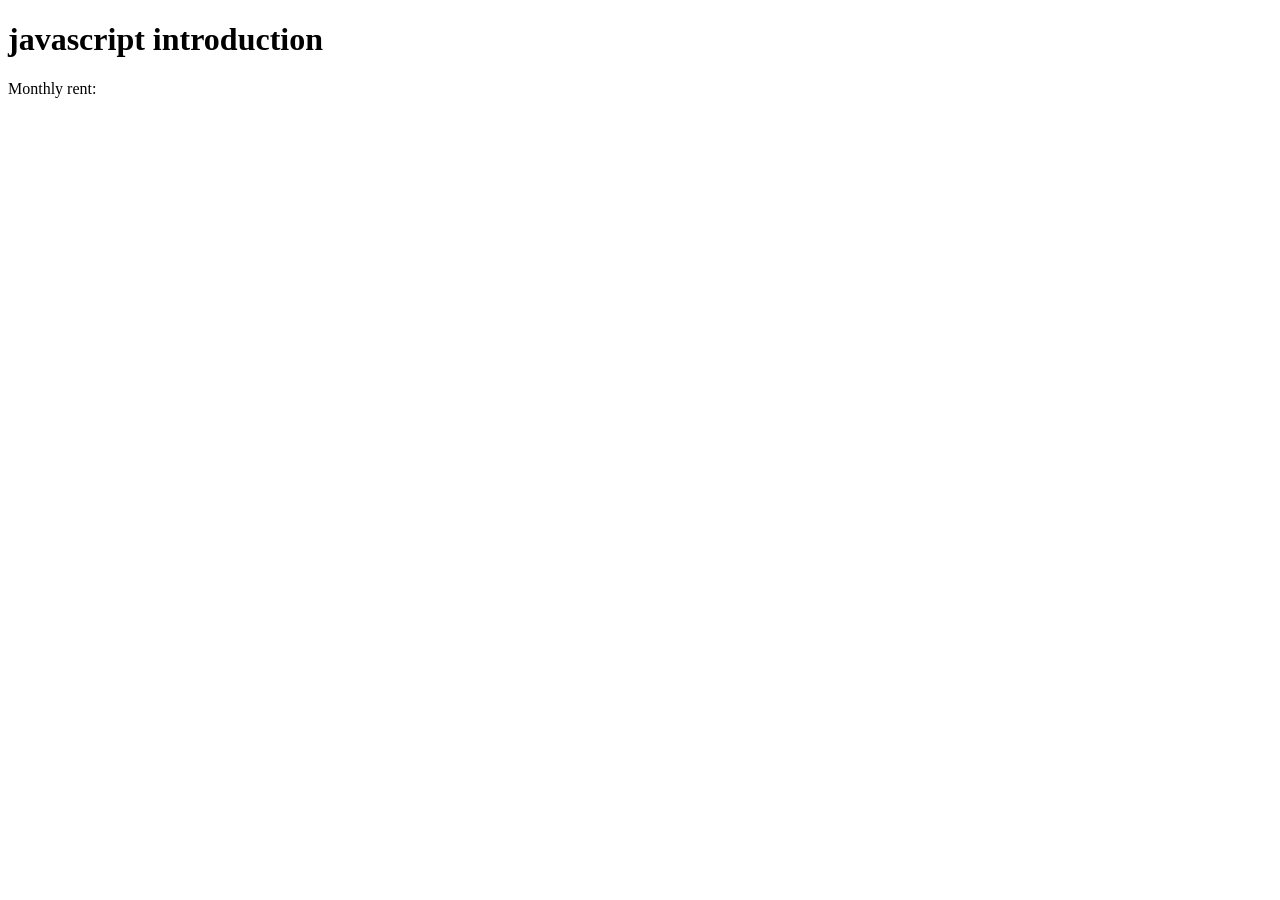
<file: class/day022-25th-may-26/index.html>
<!doctype html>
<html lang="en">
  <head>
    <meta charset="UTF-8" />
    <meta name="viewport" content="width=device-width, initial-scale=1.0" />
    <title>javascript</title>
  </head>
  <body>
    <h1>javascript introduction</h1>
    <main>
      <p>Monthly rent:</p>
      <span id="monthly-rent"></span>
    </main>
    <script src="./index.js"></script>
  </body>
</html>
</file>
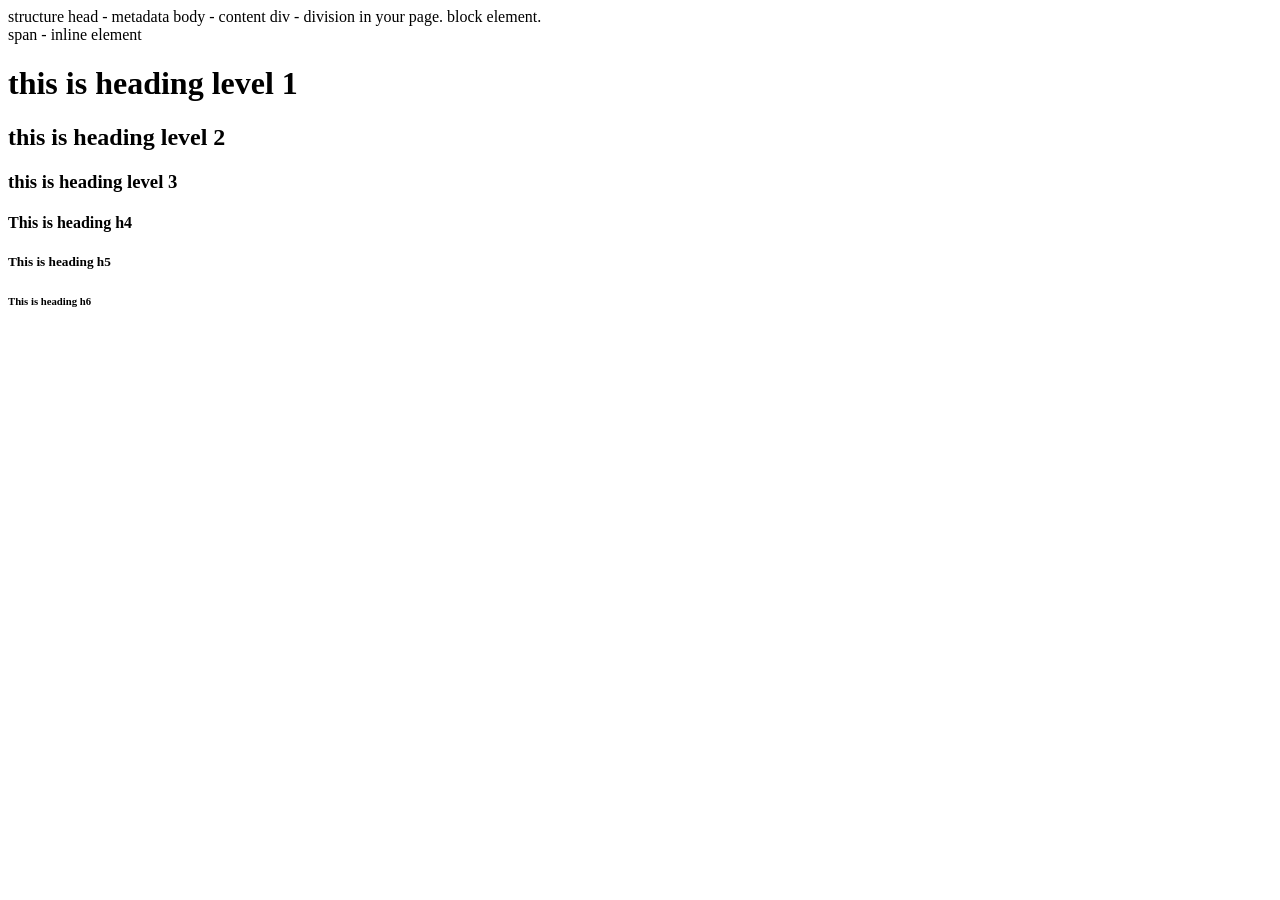
<file: class/day1-16th-april-26/index.html>
<!doctype html>
<!-- html: hypertext markup language -->
<html>
  <head> </head>
  <body>
    <div>
      structure head - metadata body - content div - division in your page.
      block element.
    </div>
    <span>span - inline element</span>

    <h1>this is heading level 1</h1>
    <h2>this is heading level 2</h2>
    <h3>this is heading level 3</h3>
    <h4>This is heading h4</h4>
    <h5>This is heading h5</h5>
    <h6>This is heading h6</h6>

    <!-- css: Cascading style sheets -->
  </body>
</html>
</file>
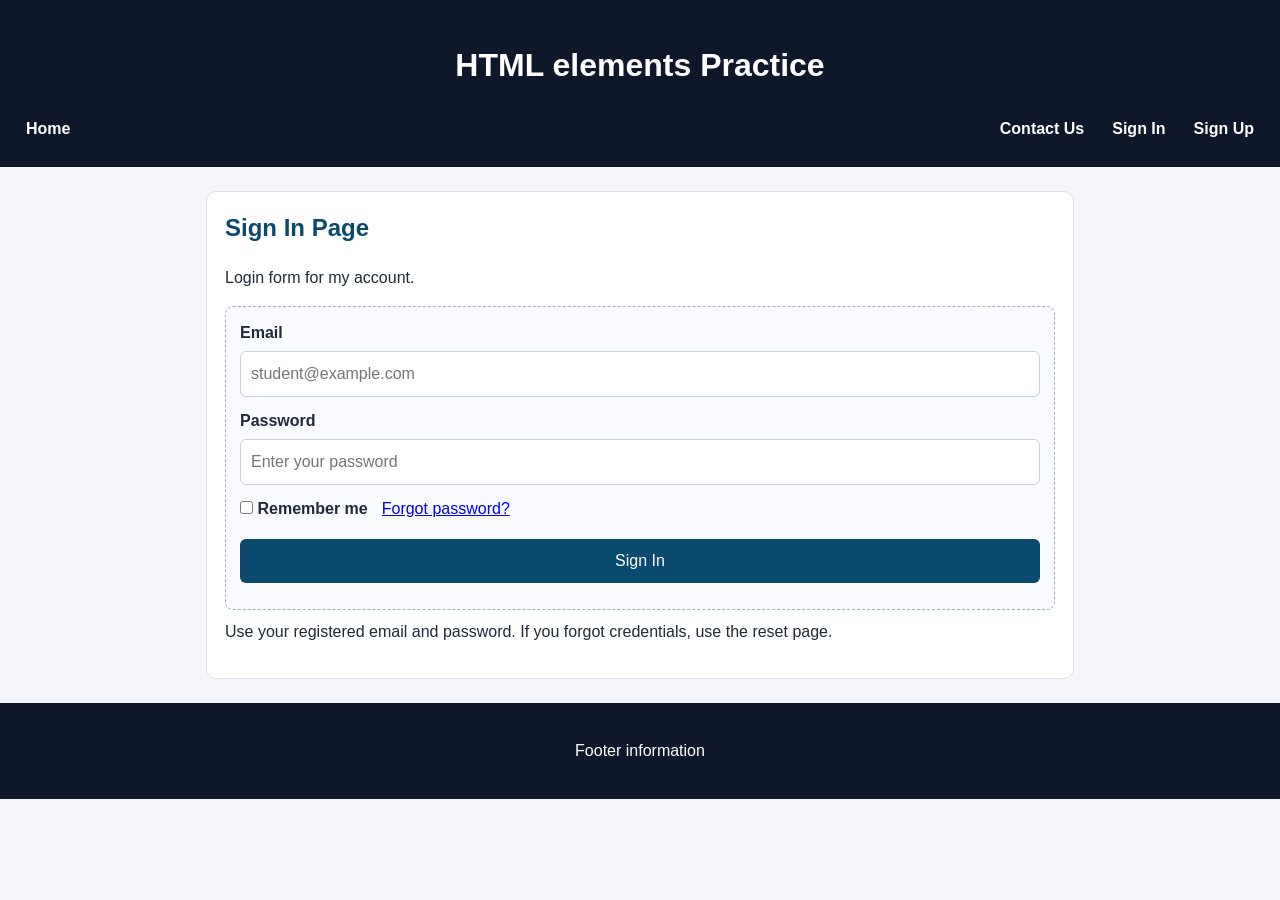
<file: projects/1. form-task-solutions/index.html>
<!doctype html>
<html lang="en">
  <head>
    <meta charset="UTF-8" />
    <meta name="viewport" content="width=device-width, initial-scale=1.0" />
    <title>html, css practice</title>
    <link rel="stylesheet" href="real-world-form-tasks-solution.css" />
  </head>
  <body>
    <header class="page-header">
      <h1>HTML elements Practice</h1>
      <nav class="main-nav" aria-label="Main navigation">
        <ul>
          <li class="nav-left"><a href="index.html">Home</a></li>
          <li><a href="#">Contact Us</a></li>
          <li><a href="index.html">Sign In</a></li>
          <li><a href="sign-up.html">Sign Up</a></li>
        </ul>
      </nav>
    </header>

    <main class="container">
      <section class="task-card" id="task-1">
        <h2>Sign In Page</h2>
        <p>Login form for my account.</p>

        <form class="form-layout" action="#" method="post">
          <label for="signin-email">Email</label>
          <input
            id="signin-email"
            type="email"
            placeholder="student@example.com"
            required
            name="my email label"
          />

          <label for="signin-password">Password</label>
          <input
            id="signin-password"
            name="signin-password"
            type="password"
            placeholder="Enter your password"
            required
          />

          <div class="inline-row">
            <label class="inline-option" for="remember-me">
              <input id="remember-me" name="remember-me" type="checkbox" />
              Remember me
            </label>
            <a href="password-reset.html">Forgot password?</a>
          </div>

          <button type="submit">Sign In</button>
        </form>

        <p class="help-text">
          Use your registered email and password. If you forgot credentials, use
          the reset page.
        </p>
      </section>
    </main>

    <footer class="page-footer">
      <p>Footer information</p>
    </footer>
  </body>
</html>
</file>
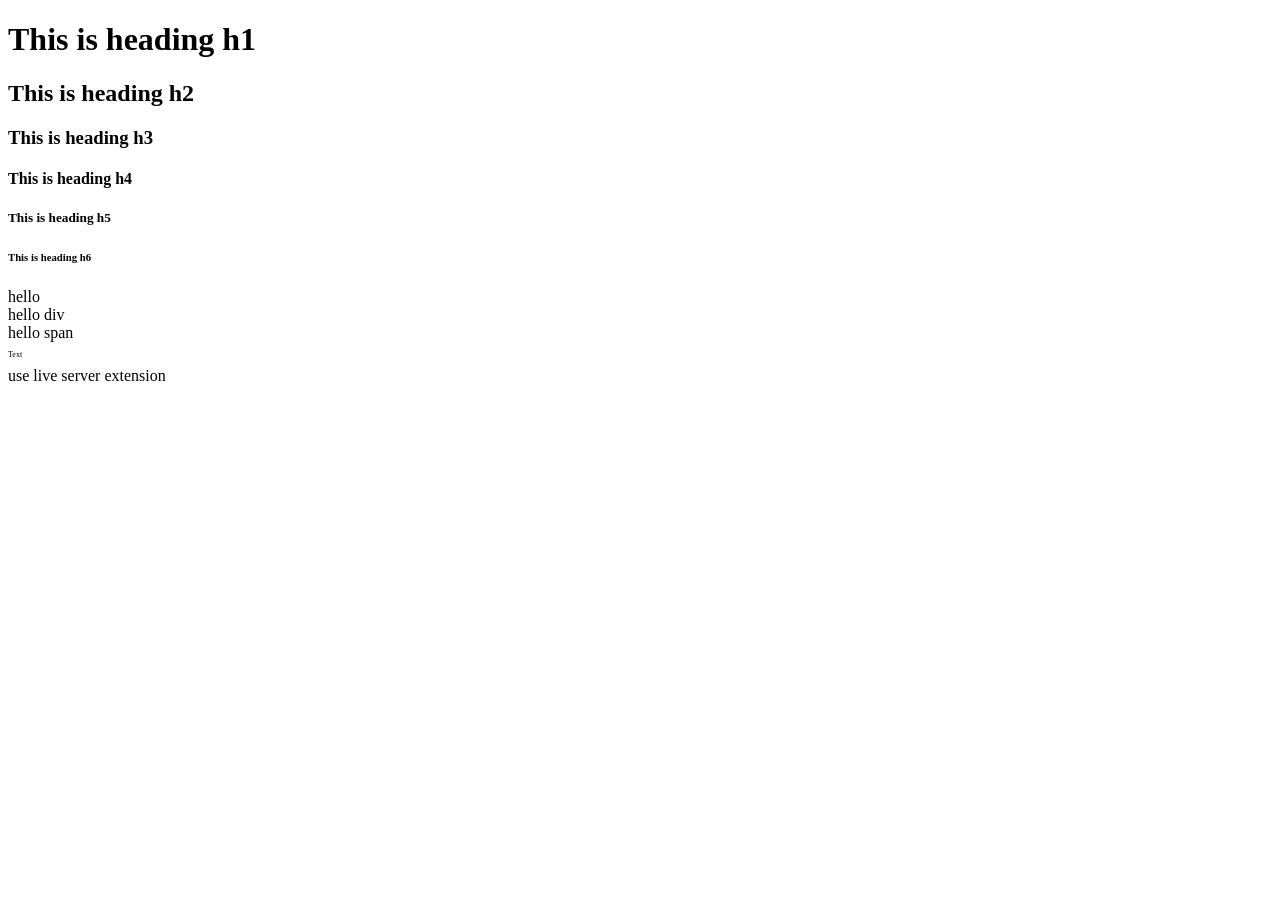
<file: class/day1-16th-april-26/tutor/index.html>
<!doctype html>

<!-- heading/title tags, close it with -->
<h1>This is heading h1</h1>
<h2>This is heading h2</h2>
<h3>This is heading h3</h3>
<h4>This is heading h4</h4>
<h5>This is heading h5</h5>
<h6>This is heading h6</h6>

<!-- invalid tag, The browser will still render the content (usually like a <div> or inline element)-->
<h7>hello</h7>
<div>hello div</div>
<span>hello span</span>
<!-- p tag with inline style -->
<p style="font-size: 0.5em">Text</p>

<!-- add doctype html to top -->
<!-- <!doctype html> -->
<!-- This document follows modern HTML standards (HTML5)
 DOCTYPE declaration ensures the browser renders the page in standards-compliant mode instead of quirks mode, providing consistent layout and behavior across browsers. 
With <!DOCTYPE html>:

Browser renders page using modern CSS & layout rules
Consistent behavior across browsers

Without it:

Browser switches to Quirks Mode (old, buggy behavior)
-->

use live server extension
</file>
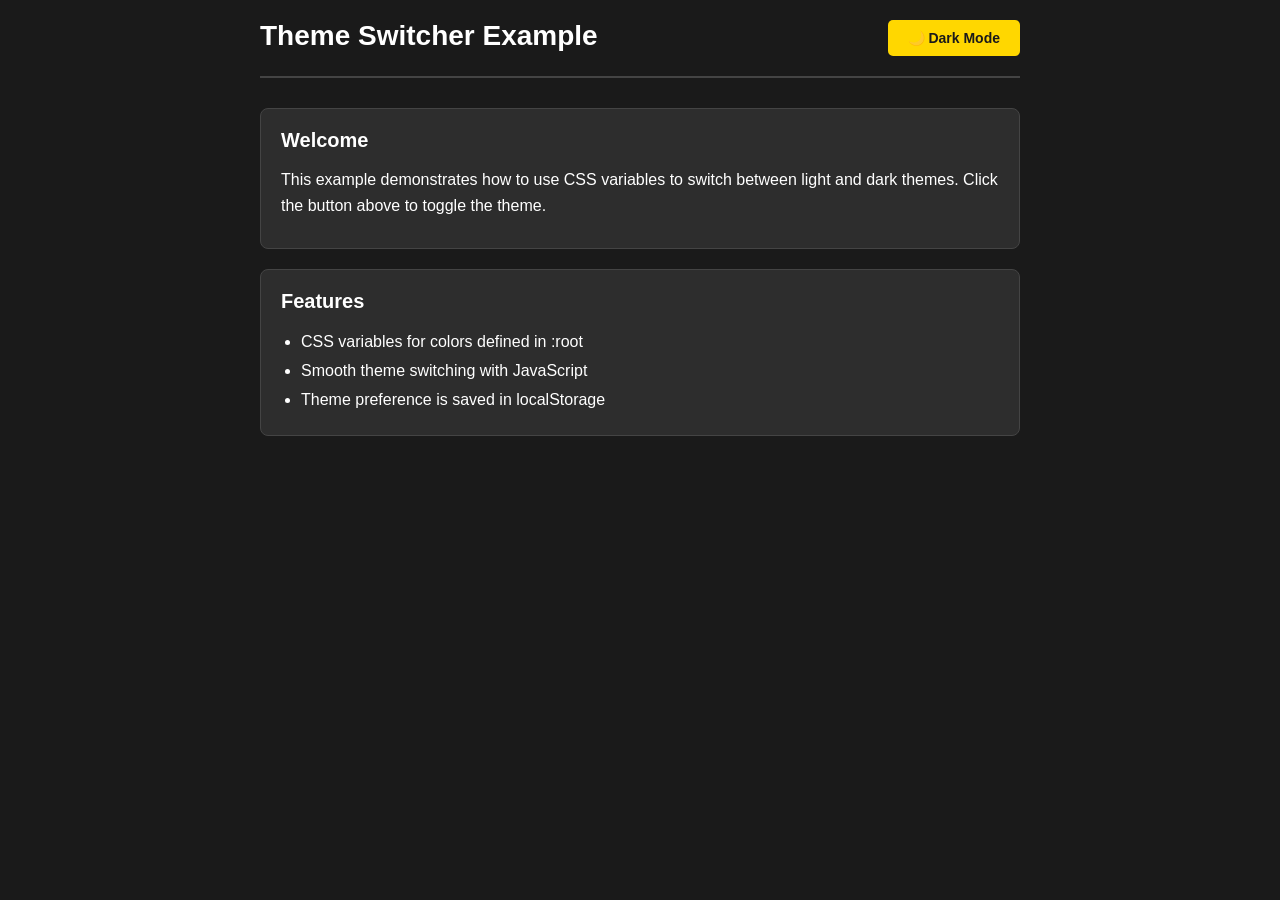
<file: class/day8-29th-April-26/theme-switcher-css/index.html>
<!doctype html>
<html lang="en">
  <head>
    <meta charset="UTF-8" />
    <meta name="viewport" content="width=device-width, initial-scale=1.0" />
    <title>Light/Dark Theme Switcher</title>
    <link rel="stylesheet" href="styles.css" />
  </head>
  <body>
    <div class="container">
      <header>
        <h1>Theme Switcher Example</h1>
        <button id="themeToggle" class="toggle-btn">🌙 Dark Mode</button>
      </header>

      <main>
        <section class="card">
          <h2>Welcome</h2>
          <p>
            This example demonstrates how to use CSS variables to switch between
            light and dark themes. Click the button above to toggle the theme.
          </p>
        </section>

        <section class="card">
          <h2>Features</h2>
          <ul>
            <li>CSS variables for colors defined in :root</li>
            <li>Smooth theme switching with JavaScript</li>
            <li>Theme preference is saved in localStorage</li>
          </ul>
        </section>
      </main>
    </div>
  </body>
</html>
</file>
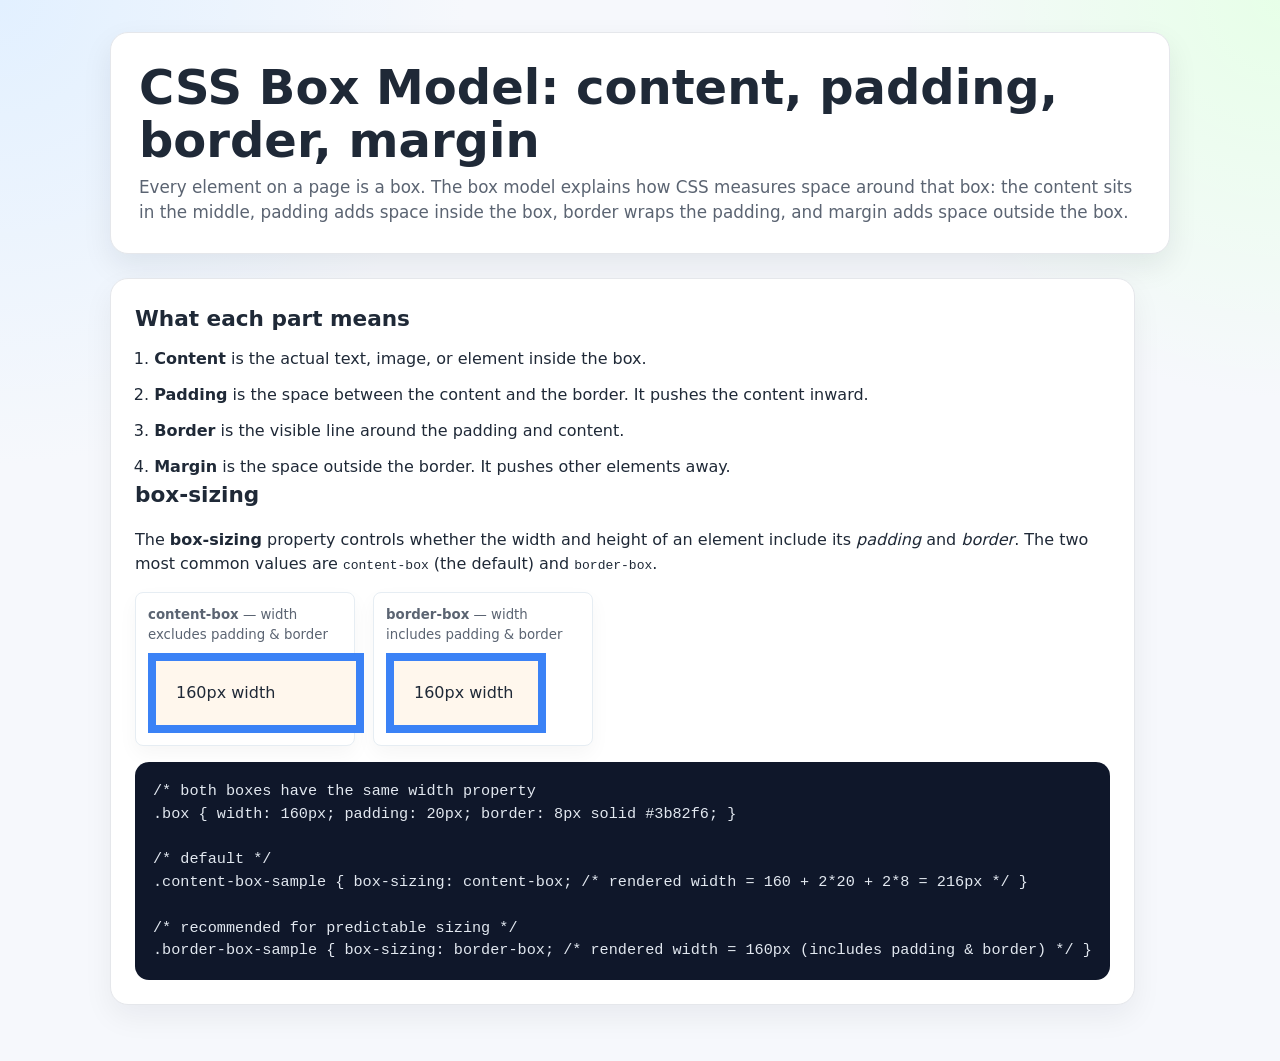
<file: class/day10-4th-may-26/box-model-example.html>
<!doctype html>
<html lang="en">
  <head>
    <meta charset="utf-8" />
    <meta name="viewport" content="width=device-width, initial-scale=1" />
    <title>CSS Box Model Demo</title>
    <style>
      :root {
        --bg: #f6f8fc;
        --text: #1f2937;
        --muted: #5b6472;
        --surface: #ffffff;
      }

      * {
        box-sizing: border-box;
      }

      body {
        margin: 0;
        font-family:
          system-ui,
          -apple-system,
          "Segoe UI",
          Roboto,
          sans-serif;
        color: var(--text);
        background:
          radial-gradient(circle at top left, #e2f0ff 0, transparent 28%),
          radial-gradient(circle at top right, #e7ffe8 0, transparent 24%),
          var(--bg);
        line-height: 1.5;
      }

      .page {
        max-width: 1100px;
        margin: 0 auto;
        padding: 32px 20px 48px;
      }

      header {
        background: var(--surface);
        border: 1px solid #e5e7eb;
        border-radius: 18px;
        padding: 28px;
        box-shadow: 0 12px 30px rgba(15, 23, 42, 0.08);
      }

      h1 {
        margin: 0 0 8px;
        font-size: clamp(2rem, 4vw, 3rem);
        line-height: 1.1;
      }

      .lead {
        margin: 0;
        color: var(--muted);
        font-size: 1.05rem;
      }

      .grid {
        display: grid;
        grid-template-columns: 1.15fr 0.85fr;
        gap: 24px;
        margin-top: 24px;
      }

      .card {
        background: var(--surface);
        border: 1px solid #e5e7eb;
        border-radius: 18px;
        padding: 24px;
        box-shadow: 0 12px 30px rgba(15, 23, 42, 0.06);
      }

      h2 {
        margin: 0 0 12px;
        font-size: 1.35rem;
      }

      .explain-list {
        margin: 0;
        padding-left: 1.2rem;
      }

      .explain-list li + li {
        margin-top: 12px;
      }

      .code-block {
        margin: 16px 0 0;
        background: #0f172a;
        color: #e2e8f0;
        padding: 18px;
        border-radius: 14px;
        overflow-x: auto;
        font-size: 0.95rem;
      }

      .code-block code {
        font-family:
          ui-monospace, SFMono-Regular, Consolas, "Liberation Mono", monospace;
      }

      /* Box-sizing demo styles */
      .box-samples {
        display: flex;
        gap: 18px;
        align-items: start;
        margin-top: 16px;
        flex-wrap: wrap;
      }

      .sample {
        width: 220px;
        background: #ffffff;
        border-radius: 8px;
        border: 1px solid #e6edf3;
        padding: 12px;
        box-shadow: 0 8px 20px rgba(2, 6, 23, 0.04);
      }

      .sample .box {
        width: 160px;
        padding: 20px;
        border: 8px solid #3b82f6;
        background: #fff7ed;
        margin: 8px 0 0;
      }

      .sample small {
        display: block;
        color: var(--muted);
      }

      @media (max-width: 860px) {
        .grid {
          grid-template-columns: 1fr;
        }
      }
    </style>
  </head>
  <body>
    <main class="page">
      <header>
        <h1>CSS Box Model: content, padding, border, margin</h1>
        <p class="lead">
          Every element on a page is a box. The box model explains how
          <span> CSS </span>
          measures space around that box: the content sits in the middle,
          padding adds space inside the box, border wraps the padding, and
          margin adds space outside the box.
        </p>
      </header>

      <section class="grid" aria-label="CSS box model explanation and demo">
        <article class="card">
          <h2>What each part means</h2>
          <ol class="explain-list">
            <li>
              <strong>Content</strong> is the actual text, image, or element
              inside the box.
            </li>
            <li>
              <strong>Padding</strong> is the space between the content and the
              border. It pushes the content inward.
            </li>
            <li>
              <strong>Border</strong> is the visible line around the padding and
              content.
            </li>
            <li>
              <strong>Margin</strong> is the space outside the border. It pushes
              other elements away.
            </li>
          </ol>

          <h2>box-sizing</h2>
          <p>
            The <strong>box-sizing</strong> property controls whether the width
            and height of an element include its <em>padding</em> and
            <em>border</em>. The two most common values are
            <code>content-box</code> (the default) and <code>border-box</code>.
          </p>

          <div class="box-samples" aria-hidden="false">
            <div class="sample" aria-label="content-box example">
              <small
                ><strong>content-box</strong> — width excludes padding &
                border</small
              >
              <div
                class="box content-box-sample"
                style="box-sizing: content-box"
              >
                160px width
              </div>
            </div>

            <div class="sample" aria-label="border-box example">
              <small
                ><strong>border-box</strong> — width includes padding &
                border</small
              >
              <div class="box border-box-sample" style="box-sizing: border-box">
                160px width
              </div>
            </div>
          </div>

          <pre
            class="code-block"
            aria-hidden="false"
          ><code>/* both boxes have the same width property
.box { width: 160px; padding: 20px; border: 8px solid #3b82f6; }

/* default */
.content-box-sample { box-sizing: content-box; /* rendered width = 160 + 2*20 + 2*8 = 216px */ }

/* recommended for predictable sizing */
.border-box-sample { box-sizing: border-box; /* rendered width = 160px (includes padding & border) */ }</code></pre>
        </article>
      </section>
    </main>
  </body>
</html>
</file>
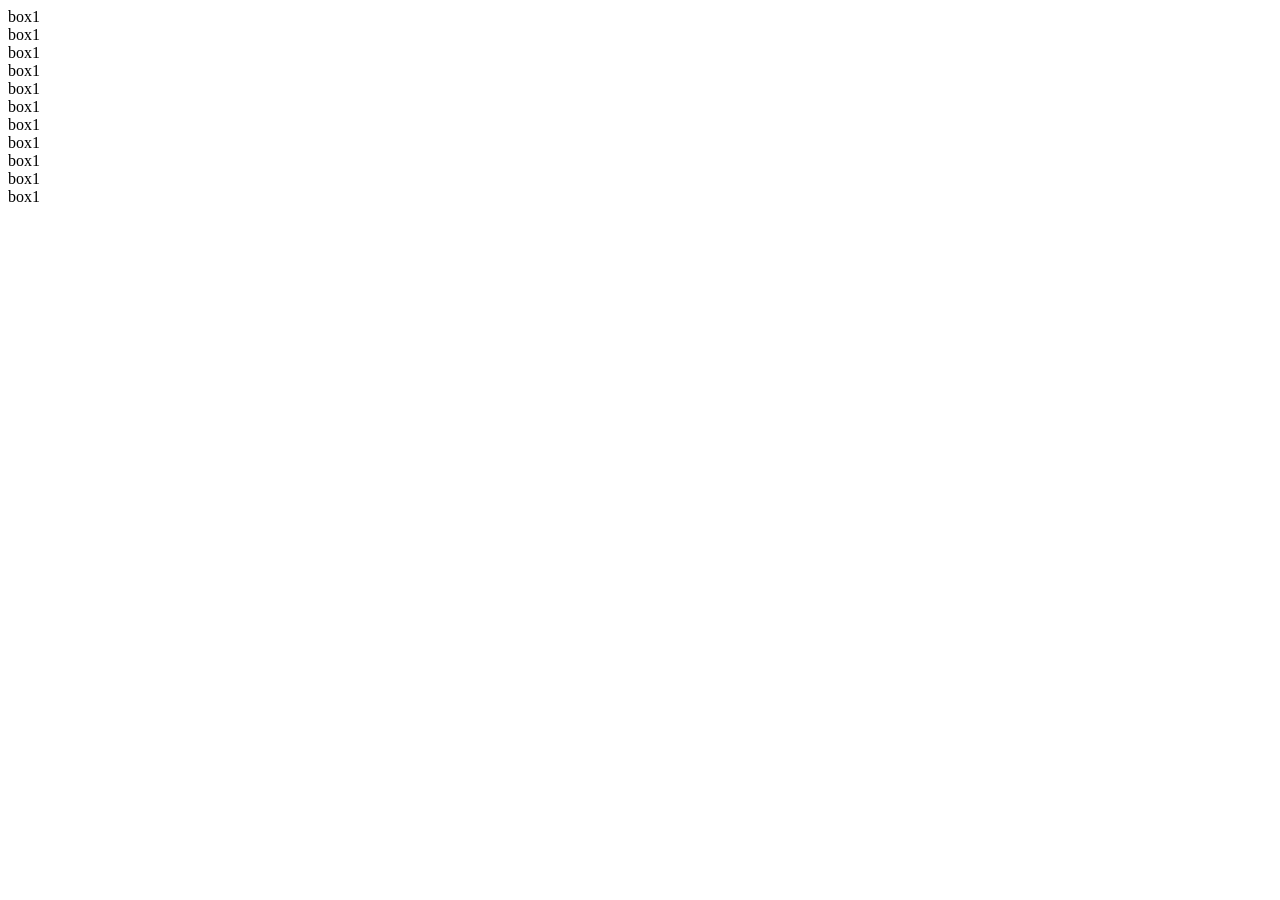
<file: class/day11-5th-may-26/flexbox.html>
<!doctype html>
<html lang="en">
  <head>
    <meta charset="UTF-8" />
    <meta name="viewport" content="width=device-width, initial-scale=1.0" />
    <title>flexbox css</title>
  </head>
  <body>
    <div>box1</div>
    <div>box1</div>
    <div>box1</div>
    <div>box1</div>
    <div>box1</div>
    <div>box1</div>
    <div>box1</div>
    <div>box1</div>
    <div>box1</div>
    <div>box1</div>
    <div>box1</div>
  </body>
</html>
</file>
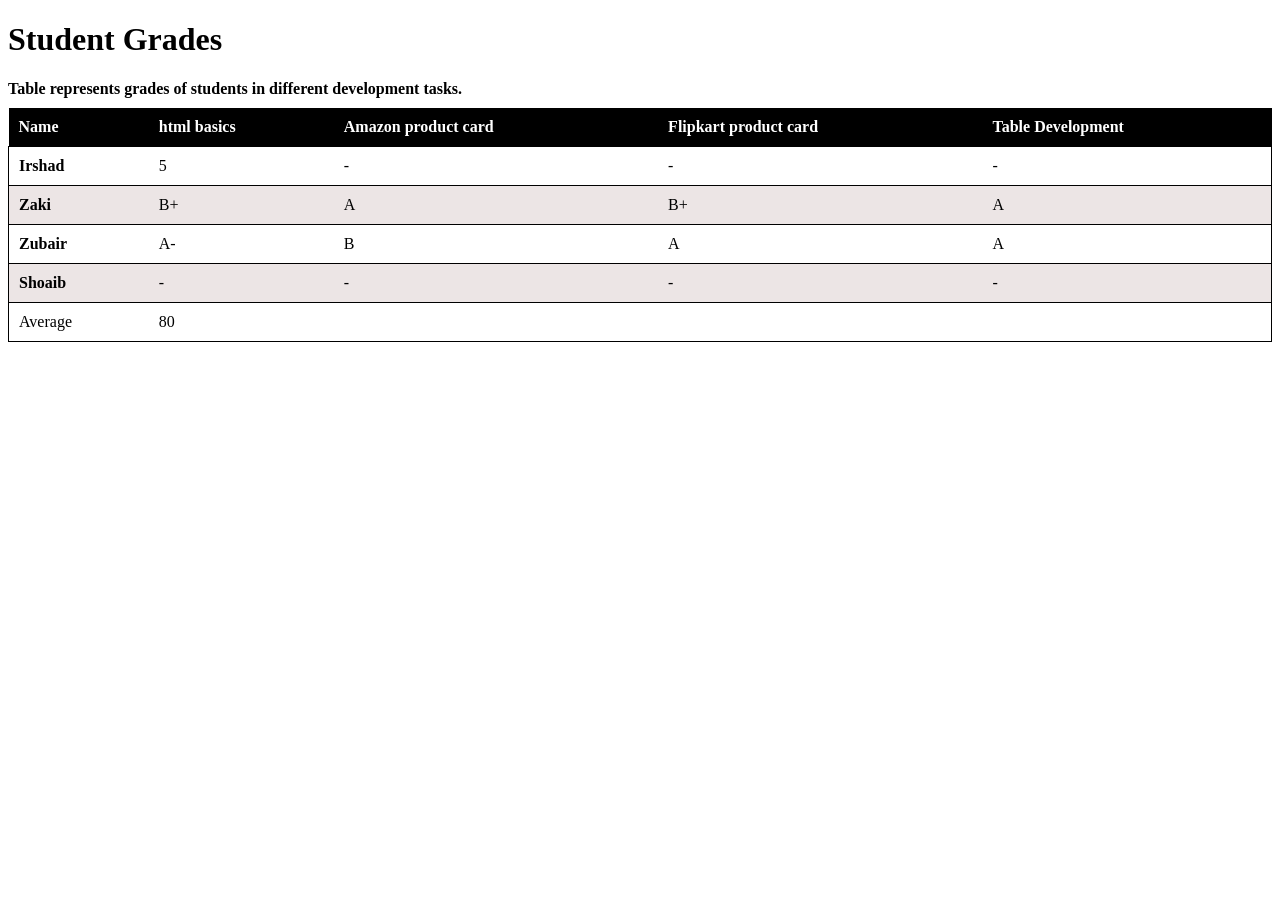
<file: class/day16-13th-may-26/grades.html>
<!doctype html>
<html lang="en">
  <head>
    <meta charset="UTF-8" />
    <meta name="viewport" content="width=device-width, initial-scale=1.0" />
    <title>Student Grades</title>
    <link rel="stylesheet" href="./grades.css" />
  </head>
  <body>
    <h1>Student Grades</h1>

    <table>
      <caption>
        Table represents grades of students in different development tasks.
      </caption>
      <colgroup>
        <col class="column-1" />
        <col class="column-2" />
        <col class="column-3" />
        <col class="column-4" />
        <col class="column-5" />
      </colgroup>
      <thead>
        <tr>
          <th>Name</th>
          <th>html basics</th>
          <th>Amazon product card</th>
          <th>Flipkart product card</th>
          <th>Table Development</th>
        </tr>
      </thead>
      <tbody>
        <tr>
          <th>Irshad</th>
          <td>5</td>
          <td>-</td>
          <td>-</td>
          <td>-</td>
        </tr>
        <tr>
          <th>Zaki</th>
          <td>B+</td>
          <td>A</td>
          <td>B+</td>
          <td>A</td>
        </tr>
        <tr>
          <th>Zubair</th>
          <td>A-</td>
          <td>B</td>
          <td>A</td>
          <td>A</td>
        </tr>
        <tr>
          <th>Shoaib</th>
          <td>-</td>
          <td>-</td>
          <td>-</td>
          <td>-</td>
        </tr>
      </tbody>
      <tfoot>
        <tr>
          <td>Average</td>
          <td colspan="4">80</td>
        </tr>
      </tfoot>
    </table>
  </body>
</html>
</file>
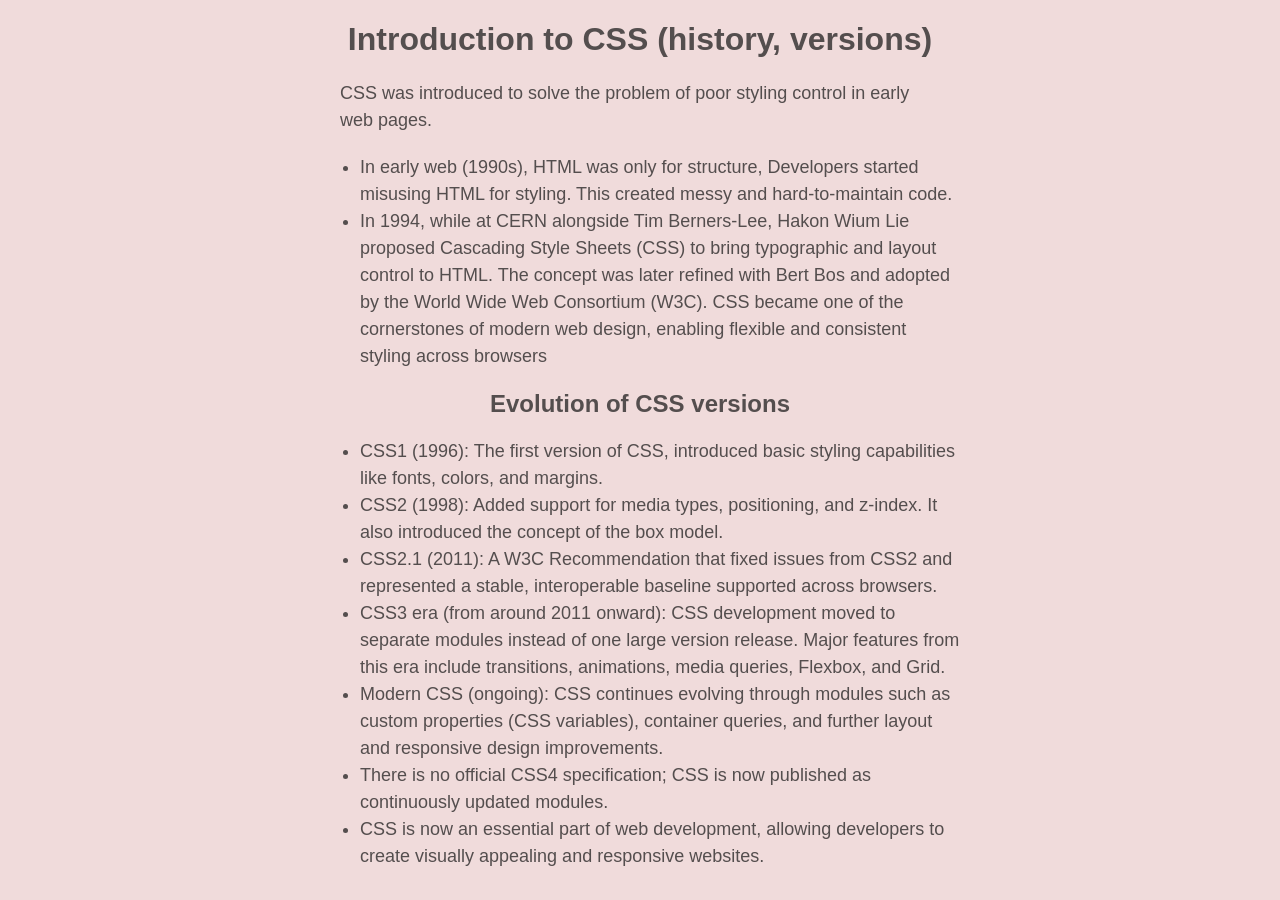
<file: class/day6-27-April-2026/css-intro.html>
<!doctype html>
<html lang="en">
  <head>
    <meta charset="UTF-8" />
    <meta name="viewport" content="width=device-width, initial-scale=1.0" />
    <link rel="stylesheet" href="css-intro.css" />
    <title>css introduction</title>
  </head>
  <body>
    <h1>Introduction to CSS (history, versions)</h1>

    <p class="font18">
      CSS was introduced to solve the problem of poor styling control in early
      web pages.
    </p>
    <ul class="font18">
      <li>
        In early web (1990s), HTML was only for structure, Developers started
        misusing HTML for styling. This created messy and hard-to-maintain code.
      </li>

      <!-- <font> → to control size, color, and face
<center> → to center content
<b>, <i>, <u> → used for styling instead of meaning
<big>, <small> → for sizing text -->

      <!-- 3. Table-based layouts (biggest misuse). Developers used <table>, <tr>, <td> (meant for tabular data) to design entire page layouts. -->
      <!-- Inline styling everywhere
       <p style="color:red; font-size:20px;">Hello</p> -->
      <li>
        In 1994, while at CERN alongside Tim Berners-Lee, Hakon Wium Lie
        proposed Cascading Style Sheets (CSS) to bring typographic and layout
        control to HTML. The concept was later refined with Bert Bos and adopted
        by the World Wide Web Consortium (W3C). CSS became one of the
        cornerstones of modern web design, enabling flexible and consistent
        styling across browsers
      </li>
    </ul>

    <h2>Evolution of CSS versions</h2>
    <ul class="font18">
      <li>
        CSS1 (1996): The first version of CSS, introduced basic styling
        capabilities like fonts, colors, and margins.
      </li>
      <li>
        CSS2 (1998): Added support for media types, positioning, and z-index. It
        also introduced the concept of the box model.
      </li>
      <li>
        CSS2.1 (2011): A W3C Recommendation that fixed issues from CSS2 and
        represented a stable, interoperable baseline supported across browsers.
      </li>
      <li>
        CSS3 era (from around 2011 onward): CSS development moved to separate
        modules instead of one large version release. Major features from this
        era include transitions, animations, media queries, Flexbox, and Grid.
      </li>

      <li>
        Modern CSS (ongoing): CSS continues evolving through modules such as
        custom properties (CSS variables), container queries, and further layout
        and responsive design improvements.
      </li>

      <li>
        There is no official CSS4 specification; CSS is now published as
        continuously updated modules.
      </li>

      <li>
        CSS is now an essential part of web development, allowing developers to
        create visually appealing and responsive websites.
      </li>
    </ul>
  </body>
</html>
</file>
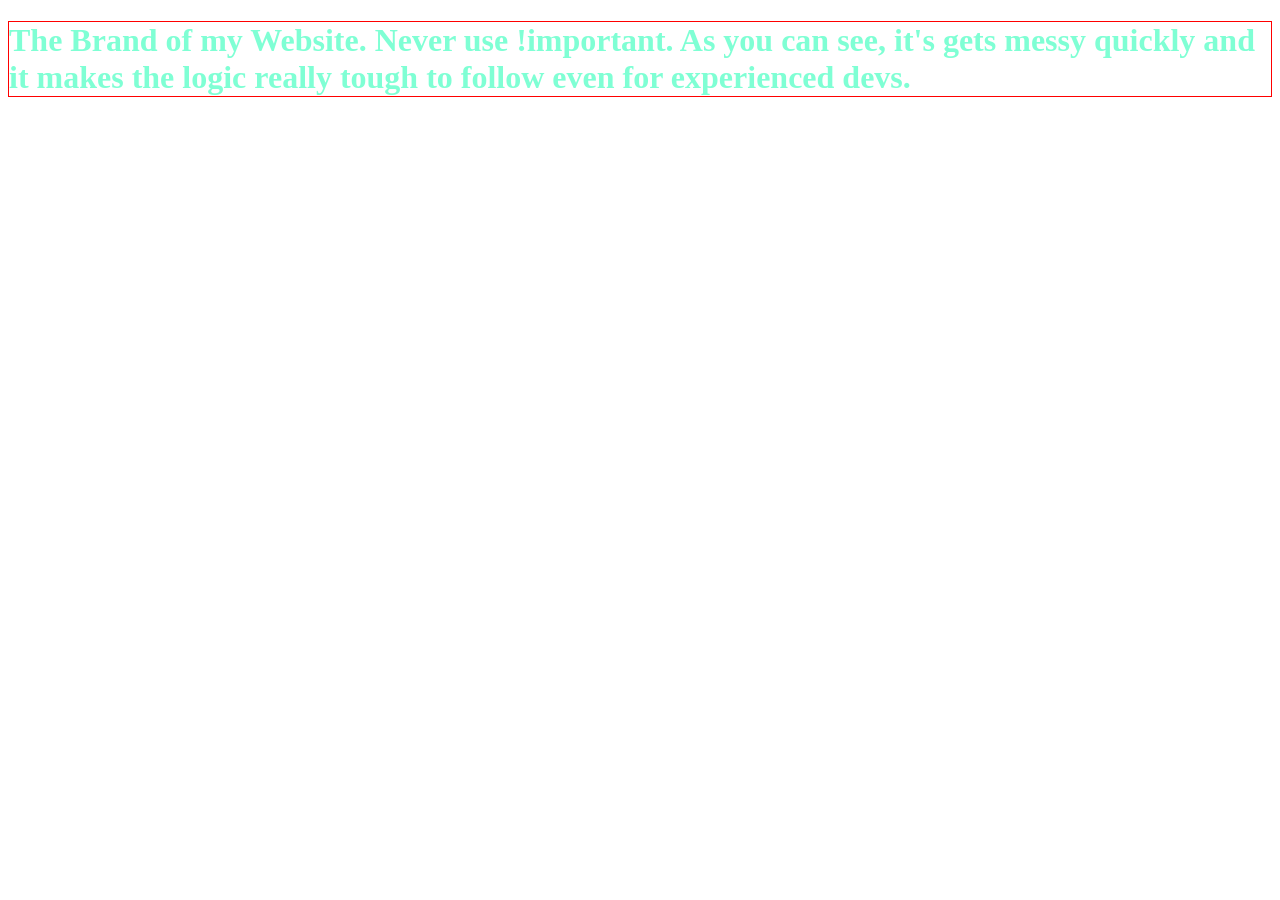
<file: class/day8-29th-April-26/css-specificity.html>
<!doctype html>
<html lang="en">
  <head>
    <meta charset="UTF-8" />
    <meta name="viewport" content="width=device-width, initial-scale=1.0" />
    <title>CSS Specificity</title>
  </head>
  <body>
    <!-- <style>
      .main-brand-3.title-3 {
        color: red;
      }

      .title-3 {
        color: green;
      }
    </style>
    <h1 class="main-brand-3 title-3">Specificity in CSS</h1>
    <h1 class="title-3">Specificity in CSS</h1> -->

    <!-- <a
      href="https://www.amazon.in/Kenstar-HC-45-compatible-Cooler-Room/dp/B0DXQB2ZW8?ref_=pd_ci_mcx_mh_pe_im_d1_hxwPPE_sspa_dk_det_cai_p_1_0&pd_rd_i=B0DXQB2ZW8&pd_rd_w=Vtjli&content-id=amzn1.sym.d1f93add-6486-42ac-94c7-352c77b4cb14&pf_rd_p=d1f93add-6486-42ac-94c7-352c77b4cb14&pf_rd_r=G03BM97HVTT275Q0ZNFB&pd_rd_wg=Opb1A&pd_rd_r=727057d1-5492-4d3d-9a95-e5b1bad33b8c"
      ><img
        src="https://m.media-amazon.com/images/I/3181mWtjrlL._MCnd_AC_.jpg"
        alt="cooler image"
      />
    </a> -->

    <!-- <style>
      h1.main-brand-5 {
        color: red;
      }

      .main-brand-5.title-5 {
        color: orange;
      }

      .main-brand-5 {
        color: green;
      }
    </style>
    <h1 class="title-5 main-brand-5">Another Example</h1> -->

    <!-- <style>
      #site-brand-2 {
        color: red;
        border: 1px solid red;
      }

      .nav-head-2 {
        color: green !important;
        border: 1px solid green;
      }
    </style>
    <h1 id="site-brand-2" class="nav-head-2 nav-main-2 other-useful-class-2">
      The Brand of my Website
    </h1> -->

    <!-- <style type="text/css">
      #site-brand {
        color: red;
      }

      h1.nav-head.nav-main.other-useful-class {
        /*
     * this class is way too specific; never have a class selector so long
     * it's ridiculous and just to illustrate a point
     */
        color: green;
      }
    </style>
    <h1 id="site-brand" class="nav-head nav-main other-useful-class">
      The Brand of my Website. ID selectors (#site-brand) win over class
      selectors.
    </h1> -->
    <style>
      #site-brand-2 {
        color: red;
        border: 1px solid red;
      }

      .nav-head-2 {
        color: green;
        border: 1px solid green;
      }
    </style>

    <h1
      id="site-brand-2"
      class="nav-head-2 nav-main-2 other-useful-class-2"
      style="color: aquamarine"
    >
      The Brand of my Website. Never use !important. As you can see, it's gets
      messy quickly and it makes the logic really tough to follow even for
      experienced devs.
    </h1>
  </body>
</html>
</file>
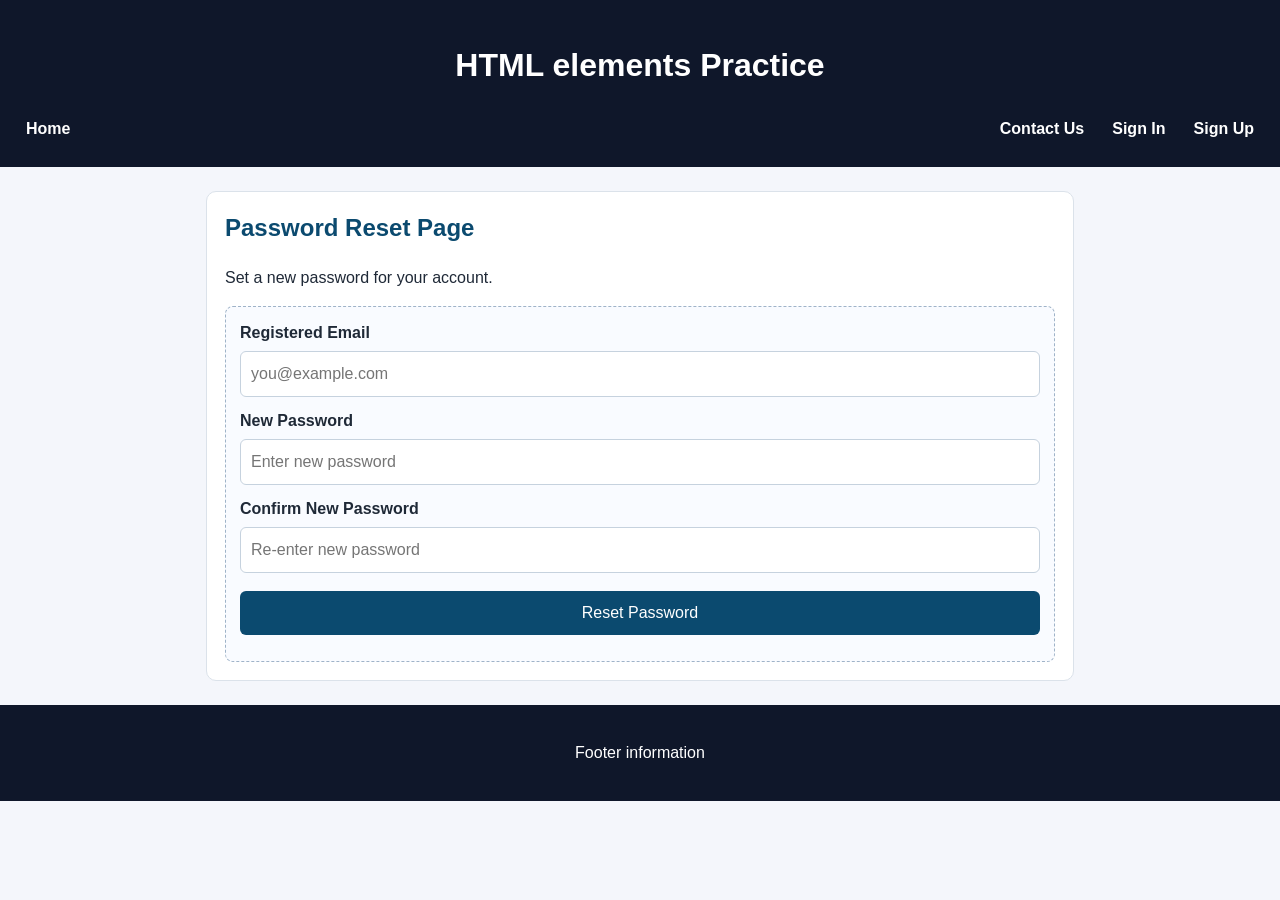
<file: projects/1. form-task-solutions/password-reset.html>
<!doctype html>
<html lang="en">
  <head>
    <meta charset="UTF-8" />
    <meta name="viewport" content="width=device-width, initial-scale=1.0" />
    <title>html, css practice</title>
    <link rel="stylesheet" href="real-world-form-tasks-solution.css" />
  </head>
  <body>
    <header class="page-header">
      <h1>HTML elements Practice</h1>
      <nav class="main-nav" aria-label="Main navigation">
        <ul>
          <li class="nav-left"><a href="index.html">Home</a></li>
          <li><a href="#">Contact Us</a></li>
          <li><a href="index.html">Sign In</a></li>
          <li><a href="sign-up.html">Sign Up</a></li>
        </ul>
      </nav>
    </header>

    <main class="container">
      <section class="task-card" id="task-reset">
        <h2>Password Reset Page</h2>
        <p>Set a new password for your account.</p>

        <form class="form-layout" action="#" method="post">
          <label for="reset-email">Registered Email</label>
          <input
            id="reset-email"
            name="reset-email"
            type="email"
            placeholder="you@example.com"
            required
          />

          <label for="new-password">New Password</label>
          <input
            id="new-password"
            name="new-password"
            type="password"
            placeholder="Enter new password"
            required
          />

          <label for="confirm-new-password">Confirm New Password</label>
          <input
            id="confirm-new-password"
            name="confirm-new-password"
            type="password"
            placeholder="Re-enter new password"
            required
          />

          <button type="submit">Reset Password</button>
        </form>
      </section>
    </main>

    <footer class="page-footer">
      <p>Footer information</p>
    </footer>
  </body>
</html>
</file>
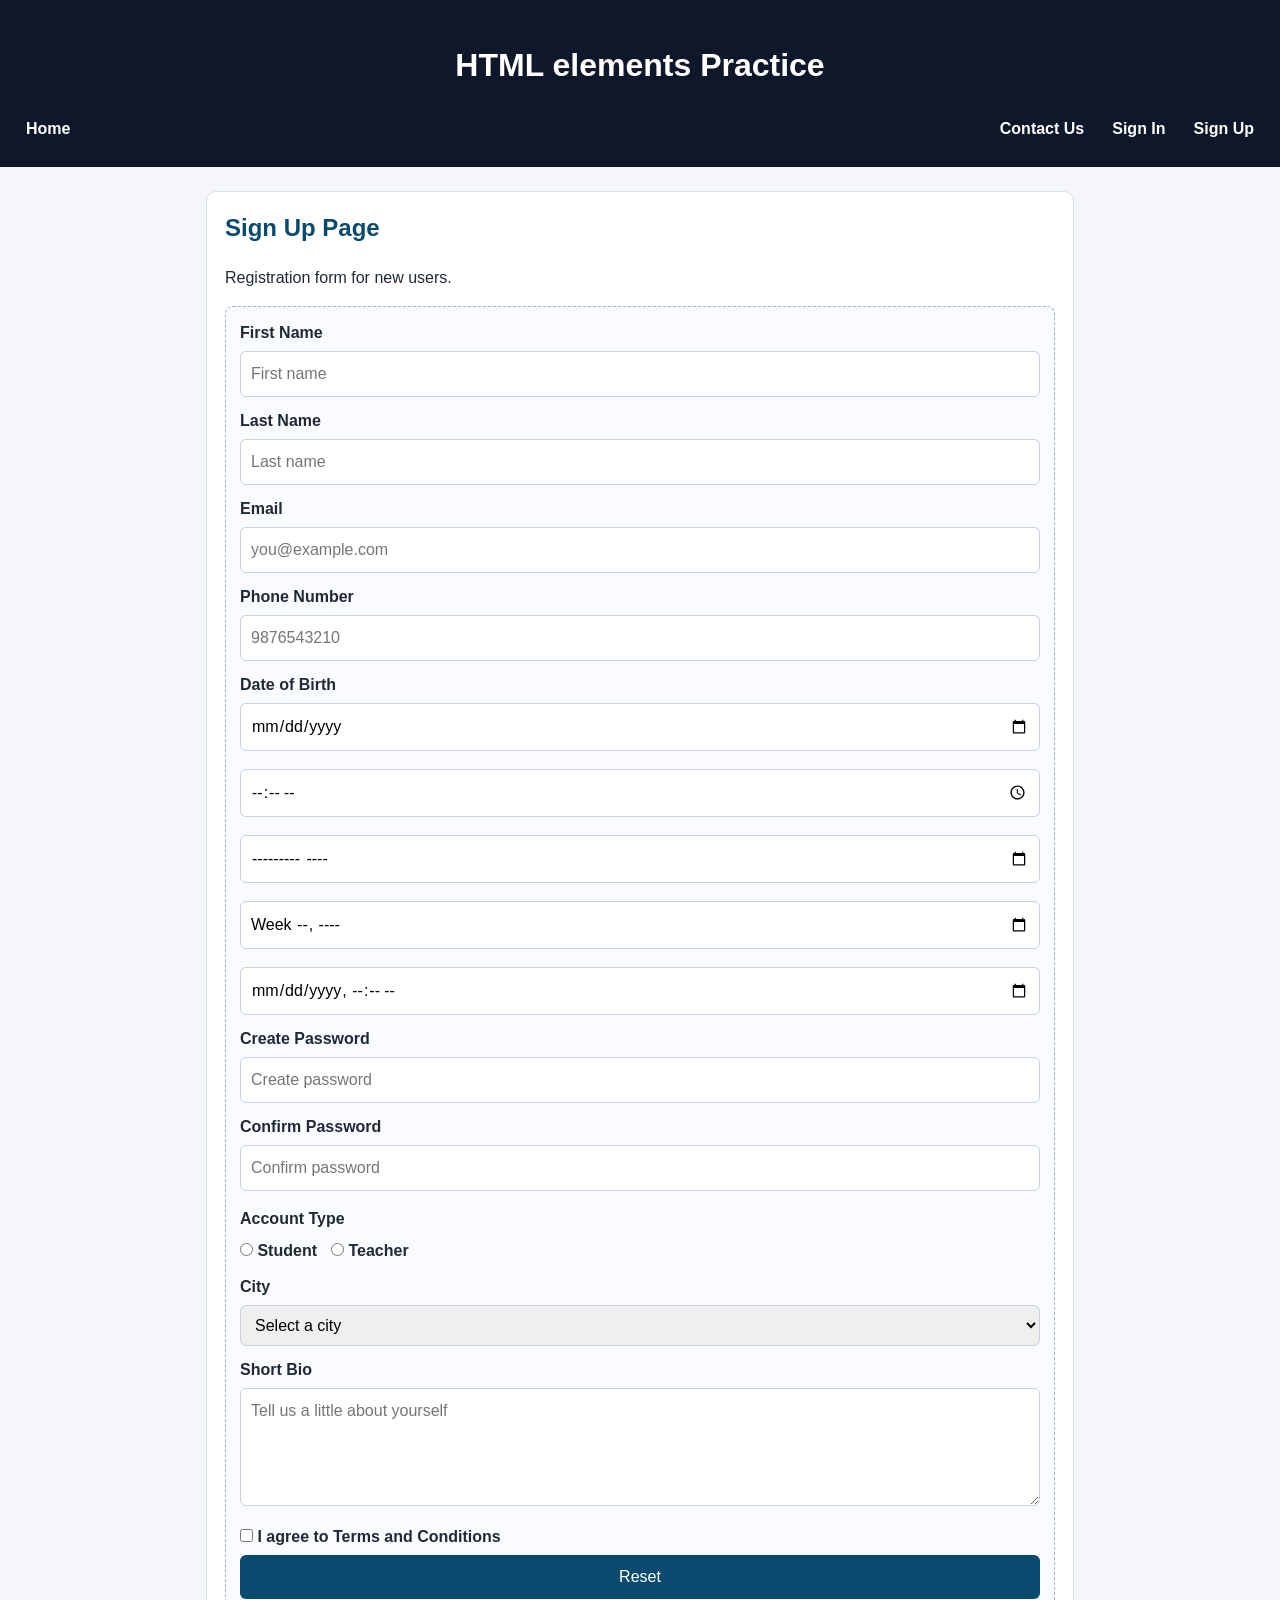
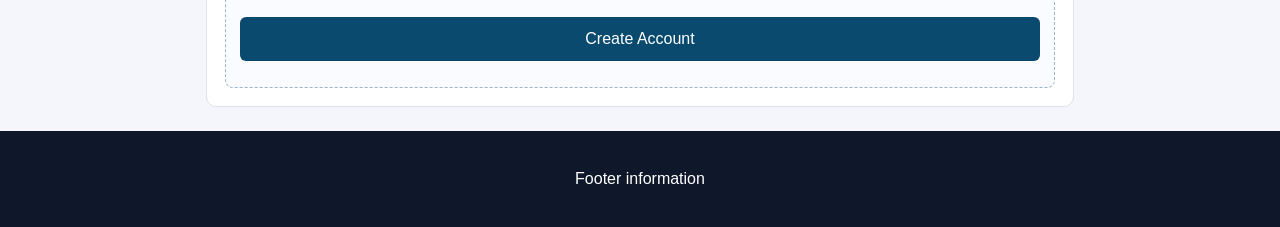
<file: projects/1. form-task-solutions/sign-up.html>
<!doctype html>
<html lang="en">
  <head>
    <meta charset="UTF-8" />
    <meta name="viewport" content="width=device-width, initial-scale=1.0" />
    <title>html, css practice</title>
    <link rel="stylesheet" href="real-world-form-tasks-solution.css" />
  </head>
  <body>
    <header class="page-header">
      <h1>HTML elements Practice</h1>
      <nav class="main-nav" aria-label="Main navigation">
        <ul>
          <li class="nav-left"><a href="index.html">Home</a></li>
          <li><a href="#">Contact Us</a></li>
          <li><a href="index.html">Sign In</a></li>
          <li><a href="sign-up.html">Sign Up</a></li>
        </ul>
      </nav>
    </header>

    <main class="container">
      <section class="task-card" id="task-2">
        <h2>Sign Up Page</h2>
        <p>Registration form for new users.</p>

        <form class="form-layout" action="#" method="post">
          <label for="first-name">First Name</label>
          <input
            id="first-name"
            name="first-name"
            type="text"
            placeholder="First name"
            required
          />

          <label for="last-name">Last Name</label>
          <input
            id="last-name"
            name="last-name"
            type="text"
            placeholder="Last name"
            required
          />

          <label for="signup-email">Email</label>
          <input
            id="signup-email"
            name="signup-email"
            type="email"
            placeholder="you@example.com"
            required
          />

          <label for="phone">Phone Number</label>
          <input
            id="phone"
            name="phone"
            type="number"
            placeholder="9876543210"
            required
          />

          <label for="dob">Date of Birth</label>
          <input id="dob" name="dob" type="date" required />
          <input id="dob" name="dob" type="time" required />
          <input type="month" />
          <input type="week" />
          <input type="datetime-local" />

          <label for="create-password">Create Password</label>
          <input
            id="create-password"
            name="create-password"
            type="password"
            placeholder="Create password"
            required
          />

          <label for="confirm-password">Confirm Password</label>
          <input
            id="confirm-password"
            name="confirm-password"
            type="password"
            placeholder="Confirm password"
            required
          />

          <p class="subhead">Account Type</p>
          <div class="inline-row">
            <label class="inline-option" for="type-student">
              <input
                id="type-student"
                name="account-type"
                type="radio"
                value="student"
                required
              />
              Student
            </label>
            <label class="inline-option" for="type-teacher">
              <input
                id="type-teacher"
                name="account-type"
                type="radio"
                value="teacher-of st joseph"
              />
              Teacher
            </label>
          </div>

          <label for="city">City</label>
          <select id="city" name="city" required>
            <option value="">Select a city</option>
            <option value="seattle">Seattle</option>
            <option value="portland">Portland</option>
            <option value="san-francisco">San Francisco</option>
          </select>

          <label for="bio">Short Bio</label>
          <textarea
            id="bio"
            name="bio"
            rows="4"
            placeholder="Tell us a little about yourself"
          ></textarea>

          <label class="inline-option" for="agree-terms">
            <input
              id="agree-terms"
              name="agree-terms"
              type="checkbox"
              required
            />
            I agree to Terms and Conditions
          </label>
          <button type="reset">Reset</button>
          <button type="submit">Create Account</button>
        </form>
      </section>
    </main>

    <footer class="page-footer">
      <p>Footer information</p>
    </footer>
  </body>
</html>
</file>
<file: projects/1. form-task-solutions/real-world-form-tasks-solution.css>
* {
  box-sizing: border-box;
}

body {
  margin: 0;
  font-family: "Segoe UI", Tahoma, sans-serif;
  background: #f4f6fb;
  color: #1f2937;
  line-height: 1.5;
}

.page-header,
.page-footer {
  text-align: center;
  background: #0f172a;
  color: #ffffff;
  padding: 20px 16px;
}

.main-nav {
  margin-top: 12px;
}

.main-nav ul {
  list-style: none;
  margin: 0;
  padding: 0;
  display: flex;
  align-items: center;
  gap: 8px;
}

.main-nav .nav-left {
  margin-right: auto;
}

.main-nav a {
  display: inline-block;
  color: #ffffff;
  text-decoration: none;
  font-weight: 600;
  padding: 6px 10px;
  border-radius: 6px;
}

.main-nav a:hover {
  background: #1e293b;
}

.container {
  max-width: 900px;
  margin: 24px auto;
  padding: 0 16px;
}

.task-card {
  background: #ffffff;
  border: 1px solid #dbe2ea;
  border-radius: 10px;
  padding: 18px;
  margin-bottom: 18px;
}

.task-card h2 {
  margin-top: 0;
  color: #0b4a6f;
}

.form-layout {
  border: 1px dashed #9fb3c8;
  border-radius: 8px;
  padding: 14px;
  background: #f9fbff;
}

.form-layout label {
  font-weight: 600;
  display: block;
}

.form-layout input,
.form-layout select,
.form-layout textarea,
.form-layout button {
  width: 100%;
  padding: 10px;
  margin-top: 6px;
  margin-bottom: 12px;
  border: 1px solid #c6d2de;
  border-radius: 6px;
  font: inherit;
}

.inline-row {
  display: flex;
  align-items: center;
  gap: 14px;
  flex-wrap: wrap;
  margin-bottom: 12px;
}

.inline-option {
  display: inline-flex;
  align-items: center;
  gap: 6px;
  font-weight: 500;
}

.form-layout input[type="checkbox"],
.form-layout input[type="radio"] {
  width: auto;
  margin: 0;
}

.form-layout button {
  background: #0b4a6f;
  color: #ffffff;
  border: none;
  cursor: pointer;
}

.subhead {
  margin: 4px 0 8px;
  font-weight: 600;
}

.help-text {
  margin-top: 10px;
}
</file>
<file: class/day8-29th-April-26/theme-switcher-css/styles.css>
/* Define CSS variables in :root for light theme (default) */
:root {
  --bg-color: #ffffff;
  --text-color: #1a1a1a;
  --card-bg: #f5f5f5;
  --card-border: #ddd;
  --btn-bg: #007bff;
  --btn-text: #ffffff;
}

/* Dark theme variables */
:root {
  --bg-color: #1a1a1a;
  --text-color: #ffffff;
  --card-bg: #2d2d2d;
  --card-border: #444;
  --btn-bg: #ffd700;
  --btn-text: #1a1a1a;
}

/* universal selector - selects all elements in the document */
* {
  margin: 0;
  padding: 0;
  box-sizing: border-box;
}

body {
  font-family: Arial, sans-serif;
  background-color: var(--bg-color);
  color: var(--text-color);
}

.container {
  max-width: 800px;
  margin: 0 auto;
  padding: 20px;
}

header {
  display: flex;
  justify-content: space-between;

  margin-bottom: 30px;
  padding-bottom: 20px;
  border-bottom: 2px solid var(--card-border);
}

h1 {
  font-size: 28px;
}

.toggle-btn {
  padding: 10px 20px;
  background-color: var(--btn-bg);
  color: var(--btn-text);
  border: none;
  border-radius: 5px;
  cursor: pointer;
  font-size: 14px;
  font-weight: bold;
}

.toggle-btn:hover {
  opacity: 0.8;
}

.card {
  background-color: var(--card-bg);
  border: 1px solid var(--card-border);
  border-radius: 8px;
  padding: 20px;
  margin-bottom: 20px;
}

h2 {
  font-size: 20px;
  margin-bottom: 15px;
}

p {
  line-height: 1.6;
  margin-bottom: 10px;
}

ul {
  margin-left: 20px;
  line-height: 1.8;
}
</file>
<file: class/day16-13th-may-26/grades.css>
table {
  width: 100%;
  border-collapse: collapse;
}

th,
td {
  padding: 10px;
  text-align: left;
}

thead th {
  background-color: black;
  color: white;
}

tfoot,
tbody tr {
  border: 1px solid black;
}
tbody tr:nth-child(even) {
  background-color: rgb(236 229 229);
}
tbody tr:hover {
  background: lightblue;
}

tbody tr td:first-child {
  background-color: rgb(195 213 230);
}

caption {
  /* caption-side: bottom; */
  font-weight: bold;
  margin-bottom: 10px;
  text-align: left;
}
</file>
<file: class/day6-27-April-2026/css-intro.css>
body {
  background: rgb(240, 219, 219);
}

h1,
h2 {
  color: rgb(84, 78, 78);
  font-family: "Segoe UI", Tahoma, sans-serif;
  text-align: center;
}

p {
  color: rgb(84, 78, 78);
  font-family: "Segoe UI", Tahoma, sans-serif;
  font-size: 18px;
  line-height: 1.5;
  max-width: 600px;
  margin: 20px auto;
}

ul {
  color: rgb(84, 78, 78);
  font-family: "Segoe UI", Tahoma, sans-serif;
  font-size: 18px;
  line-height: 1.5;
  max-width: 600px;
  margin: 20px auto;
}
/* body {
  background: rgb(240, 219, 219);
  color: rgb(84, 78, 78);
  font-family: "Segoe UI", Tahoma, sans-serif;
} */

h1,
h2 {
  text-align: center;
}

p {
  /* line-height: 1.5; */
  margin: 20px auto;
}

ul {
  line-height: 1.5;
  /* max-width: 600px; */
  margin: 20px auto;
}

.font18 {
  font-size: 18px;
}
</file>
